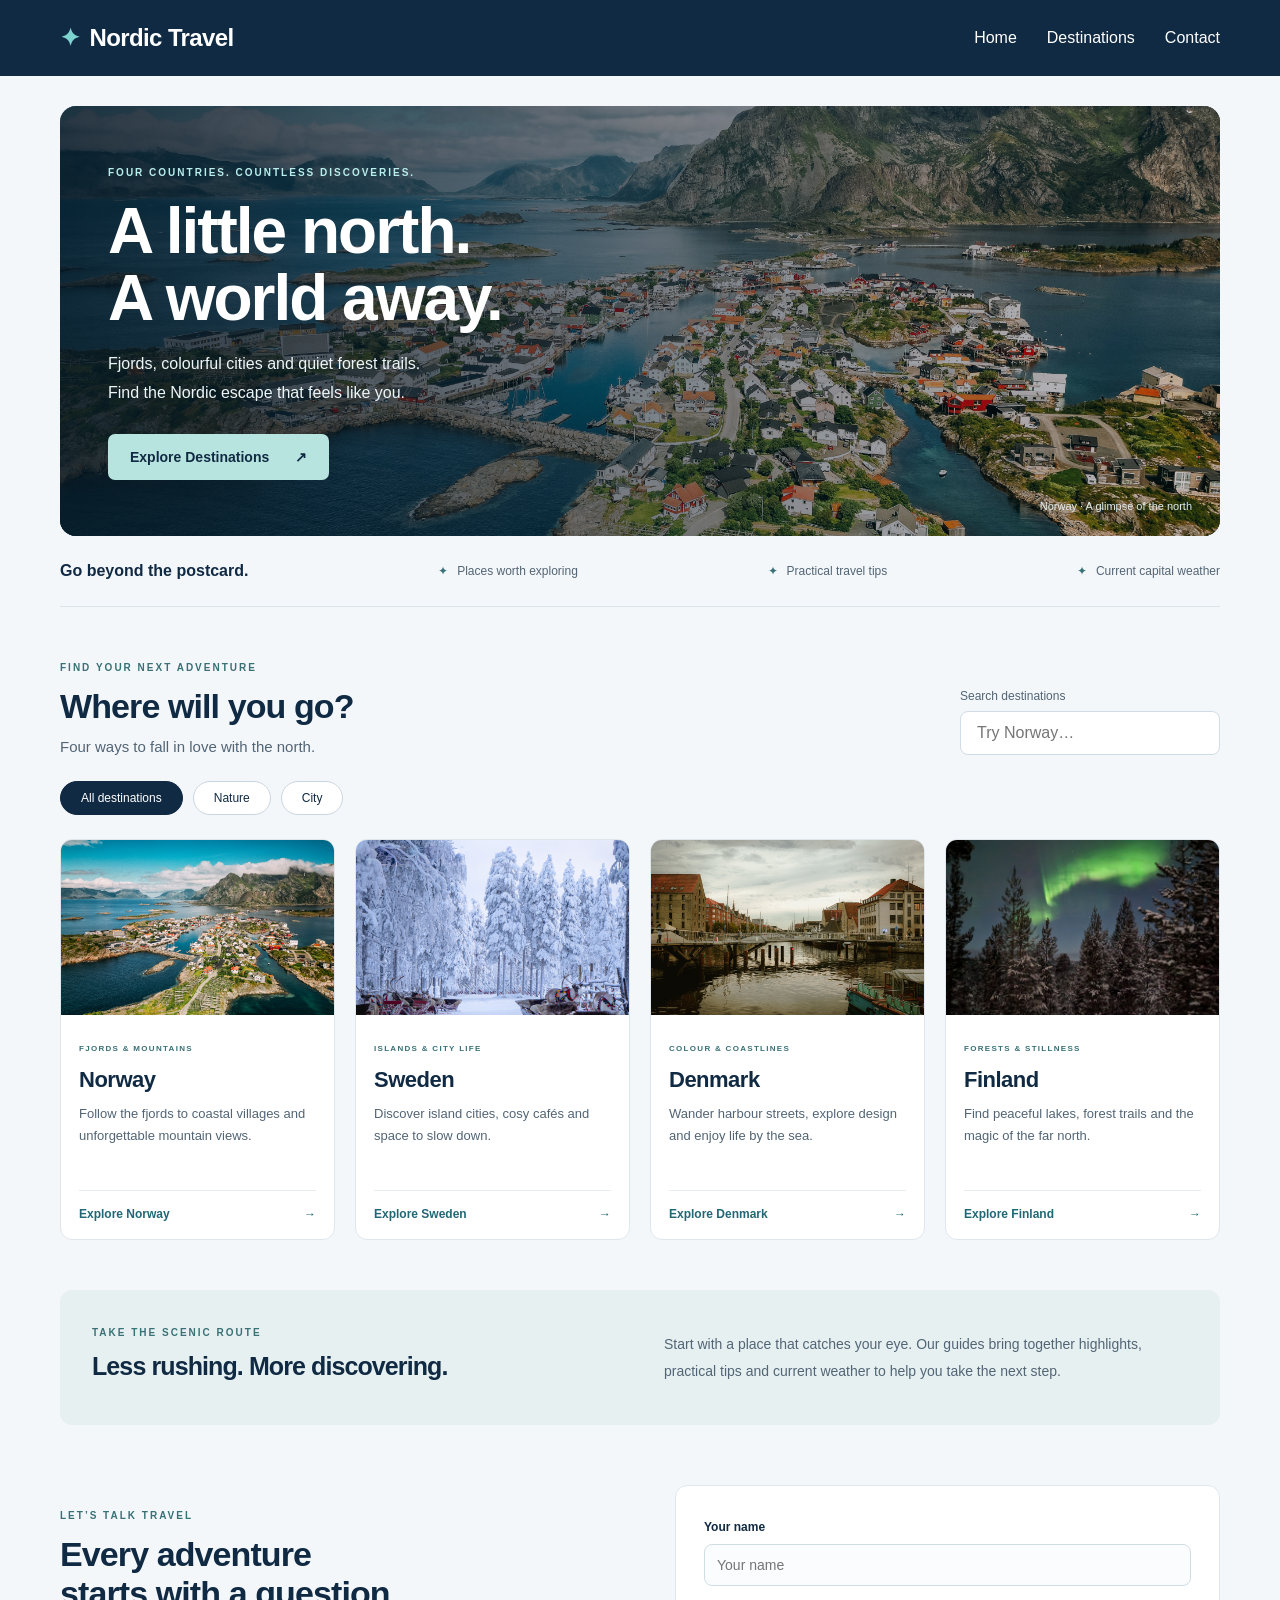
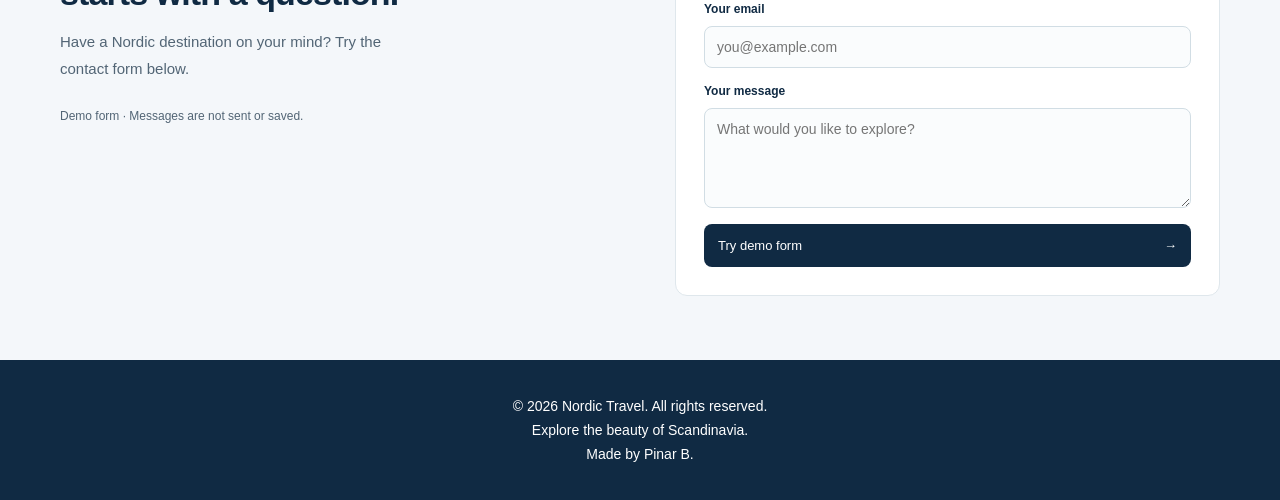
<file: index.html>
<!DOCTYPE html>
<html lang="en">
<head>
    <meta charset="UTF-8">
    <meta name="viewport" content="width=device-width, initial-scale=1.0">
    <meta name="description" content="Find your next Nordic adventure. Explore Norway, Sweden, Denmark and Finland with destination guides, travel tips and current weather.">
    <title>Nordic Travel | Find your next adventure</title>
    <link rel="stylesheet" href="style.css">
</head>
<body class="home-page">
<a class="skip-link" href="#main">Skip to content</a>
<header>
    <nav class="navbar" aria-label="Main navigation">
        <a href="#home" class="logo">Nordic Travel</a>
        <ul class="nav-links">
            <li><a href="#home" aria-current="page">Home</a></li>
            <li><a href="#destinations">Destinations</a></li>
            <li><a href="#contact">Contact</a></li>
        </ul>
    </nav>
</header>
<main id="main" class="home-main">
    <section id="home" class="home-hero" aria-labelledby="homeTitle">
        <img src="images/norway.jpg" alt="Coastal village and mountains in Norway" fetchpriority="high">
        <div class="home-hero-copy">
            <span class="eyebrow">FOUR COUNTRIES. COUNTLESS DISCOVERIES.</span>
            <h1 id="homeTitle">A little north.<br>A world away.</h1>
            <p>Fjords, colourful cities and quiet forest trails.<br class="desktop-break"> Find the Nordic escape that feels like you.</p>
            <a href="#destinations" class="hero-btn">Explore Destinations <span aria-hidden="true">↗</span></a>
        </div>
        <span class="hero-location">Norway · A glimpse of the north</span>
    </section>
    <div class="home-intro" aria-label="Inside our guides">
        <p>Go beyond the postcard.</p>
        <span>Places worth exploring</span><span>Practical travel tips</span><span>Current capital weather</span>
    </div>
    <section id="destinations" class="destinations" aria-labelledby="destinationsTitle">
        <div class="section-heading"><div><span class="eyebrow">FIND YOUR NEXT ADVENTURE</span>
            <h2 id="destinationsTitle">Where will you go?</h2>
            <p>Four ways to fall in love with the north.</p></div>
            <label class="search-box"><span>Search destinations</span><input type="search" id="searchInput" placeholder="Try Norway…" aria-label="Search destinations"></label>
        </div>
        <div class="filter-buttons" role="group" aria-label="Filter destinations">
            <button type="button" class="filter-btn active" data-filter="all" aria-pressed="true">All destinations</button>
            <button type="button" class="filter-btn" data-filter="nature" aria-pressed="false">Nature</button>
            <button type="button" class="filter-btn" data-filter="city" aria-pressed="false">City</button>
        </div>
        <div class="destination-grid">
            <article class="destination-card" data-category="nature">
                <img src="images/norway.jpg" alt="Coastal village surrounded by Norwegian mountains" loading="lazy" width="600" height="440">
                <div class="country-card-copy"><span class="eyebrow">FJORDS & MOUNTAINS</span><h3>Norway</h3>
                    <p>Follow the fjords to coastal villages and unforgettable mountain views.</p><a href="destination.html?country=norway" class="details-link">Explore Norway <span aria-hidden="true">→</span></a>
                </div>
            </article>
            <article class="destination-card" data-category="city">
                <img src="images/sweden.jpg" alt="Snow-covered forest in Sweden" loading="lazy" width="600" height="440">
                <div class="country-card-copy"><span class="eyebrow">ISLANDS & CITY LIFE</span><h3>Sweden</h3>
                    <p>Discover island cities, cosy cafés and space to slow down.</p><a href="destination.html?country=sweden" class="details-link">Explore Sweden <span aria-hidden="true">→</span></a>
                </div>
            </article>
            <article class="destination-card" data-category="city">
                <img src="images/denmark.jpg" alt="Colourful waterfront buildings in Copenhagen" loading="lazy" width="600" height="440">
                <div class="country-card-copy"><span class="eyebrow">COLOUR & COASTLINES</span><h3>Denmark</h3>
                    <p>Wander harbour streets, explore design and enjoy life by the sea.</p><a href="destination.html?country=denmark" class="details-link">Explore Denmark <span aria-hidden="true">→</span></a>
                </div>
            </article>
            <article class="destination-card" data-category="nature">
                <img src="images/finland.jpg" alt="Northern lights above a snowy forest in Finland" loading="lazy" width="600" height="440">
                <div class="country-card-copy"><span class="eyebrow">FORESTS & STILLNESS</span><h3>Finland</h3>
                    <p>Find peaceful lakes, forest trails and the magic of the far north.</p><a href="destination.html?country=finland" class="details-link">Explore Finland <span aria-hidden="true">→</span></a>
                </div>
            </article>
        </div>
        <p id="noResults" role="status" hidden>No destinations found. Try another country or filter.</p>
    </section>
    <section class="travel-note" aria-labelledby="travelNoteTitle">
        <div><span class="eyebrow">TAKE THE SCENIC ROUTE</span><h2 id="travelNoteTitle">Less rushing. More discovering.</h2></div>
        <p>Start with a place that catches your eye. Our guides bring together highlights, practical tips and current weather to help you take the next step.</p>
    </section>
    <section id="contact" class="contact" aria-labelledby="contactTitle">
        <div class="contact-copy"><span class="eyebrow">LET’S TALK TRAVEL</span><h2 id="contactTitle">Every adventure<br>starts with a question.</h2>
            <p>Have a Nordic destination on your mind? Try the contact form below.</p>
            <p class="form-note" id="contactNote">Demo form · Messages are not sent or saved.</p>
        </div>
        <div class="contact-panel">
            <form id="contactForm" aria-describedby="contactNote">
                <label for="name">Your name</label><input type="text" id="name" autocomplete="name" placeholder="Your name" required>
                <label for="email">Your email</label><input type="email" id="email" autocomplete="email" placeholder="you@example.com" required>
                <label for="message">Your message</label><textarea id="message" rows="4" placeholder="What would you like to explore?" required></textarea>
                <button type="submit">Try demo form <span aria-hidden="true">→</span></button>
            </form>
            <p id="formSuccess" role="status" hidden>Demo complete. Your message has not been sent or saved.</p>
        </div>
    </section>
</main>
<footer class="footer">
    <p>© 2026 Nordic Travel. All rights reserved.</p>
    <p>Explore the beauty of Scandinavia.</p>
    <p>Made by Pinar B.</p>
</footer>
<script src="script.js"></script>
</body>
</html>
</file>
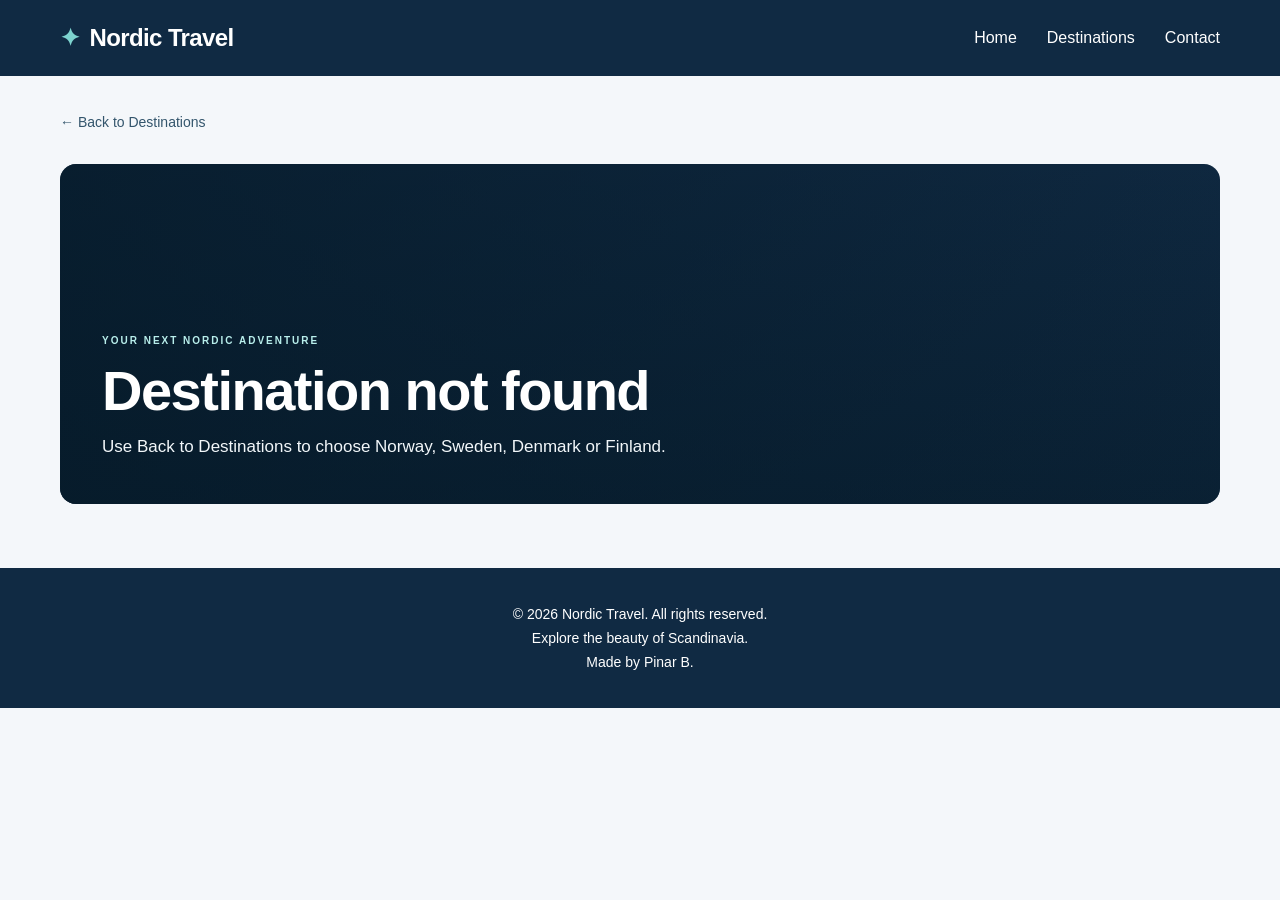
<file: destination.html>
<!DOCTYPE html>
<html lang="en">
<head>
    <meta charset="UTF-8">
    <meta name="viewport" content="width=device-width, initial-scale=1.0">
    <title>Destination Details | Nordic Travel</title>
    <link rel="stylesheet" href="style.css">
</head>
<body class="destination-detail">
   
<header>
    <nav class="navbar">
        <a href="index.html#home" class="logo">Nordic Travel</a>

        <ul class="nav-links">
            <li><a href="index.html#home">Home</a></li>
            <li><a href="index.html#destinations">Destinations</a></li>
            <li><a href="index.html#contact">Contact</a></li>
        </ul>
    </nav>
</header>
    <main class="details-page">
        <a href="index.html#destinations" class="back-button">← Back to Destinations</a>
        <section class="destination-hero" aria-labelledby="destinationTitle">
            <img id="destinationImage" alt="" fetchpriority="high">
            <div class="hero-copy"><span class="eyebrow">YOUR NEXT NORDIC ADVENTURE</span>
                <h1 id="destinationTitle">Destination Details</h1>
                <p id="destinationDescription"></p>
            </div>
        </section>
        <div id="destinationContent">
            <div class="overview-grid">
                <section class="about-section" aria-labelledby="aboutTitle">
                    <span class="eyebrow">DISCOVER THE DESTINATION</span>
                    <h2 id="aboutTitle">About</h2><p id="aboutDescription"></p>
                    <dl id="countryFacts" class="country-facts"></dl>
                </section>
                <section class="weather-section" aria-labelledby="weatherTitle">
                    <span class="eyebrow">A LITTLE HELP WITH PACKING</span>
                    <h2 id="weatherTitle">Current Weather</h2>
                    <p id="weatherLocation"></p>
                    <div id="weatherInfo" role="status" aria-live="polite">Loading weather…</div>
                    <button id="weatherRetry" type="button" hidden>Try again</button>
                    <a class="weather-source" href="https://open-meteo.com/" target="_blank" rel="noopener">Weather data by Open-Meteo ↗</a>
                </section>
            </div>
            <section class="places-section" aria-labelledby="placesTitle">
                <span class="eyebrow">MAKE SOME MEMORIES</span><h2 id="placesTitle">Top Places to Visit</h2>
                <div id="placesGrid" class="places-grid"></div>
            </section>
            <section class="tips-section" aria-labelledby="tipsTitle">
                <span class="eyebrow">BEFORE YOU GO</span><h2 id="tipsTitle">Travel Tips</h2>
                <div id="tipsGrid" class="tips-grid"></div>
            </section>
        </div>
        <noscript><p>Enable JavaScript to see country details and current weather.</p></noscript>
    </main>

<footer class="footer">
    <p>© 2026 Nordic Travel. All rights reserved.</p>
    <p>Explore the beauty of Scandinavia.</p>
    <p>Made by Pinar B.</p>
</footer>

<script src="destination.js"></script>
</body>
</html>
</file>
<file: style.css>
/* GENERAL */
* {
    box-sizing: border-box;
}

html {
    scroll-behavior: smooth;
}

body {
    margin: 0;
    font-family: Arial, sans-serif;
    background-color: #f4f7fa;
    color: #102a43;
}

/* NAVIGATION */
header {
    position: absolute;
    top: 0;
    left: 0;
    width: 100%;
    z-index: 10;
    padding: 30px 40px;
    background: transparent;
}

.navbar {
    display: flex;
    justify-content: space-between;
    align-items: center;
}

.logo {
    color: #38bdf8;
    font-size: 24px;
    font-weight: bold;
    text-decoration: none;
}

.nav-links {
    display: flex;
    gap: 30px;
    padding: 0;
    margin: 0;
    list-style: none;
}

.nav-links a {
    color: white;
    text-decoration: none;
    transition: color 0.3s ease;
}

.nav-links a:hover {
    color: #38bdf8;
}

/* HERO */
.hero {
    min-height: 100vh;
    background:
        linear-gradient(
            rgba(0, 0, 0, 0.35),
            rgba(0, 0, 0, 0.35)
        ),
        url("images/norway.jpg");

    background-size: cover;
    background-position: center;

    display: flex;
    flex-direction: column;
    justify-content: center;
    align-items: center;

    padding: 120px 24px 80px;
    text-align: center;
    color: white;
}

.hero h1 {
    font-size: clamp(36px, 4.5vw, 64px);
    font-weight: 700;
    line-height: 1.15;
    letter-spacing: -1.5px;
    max-width: 900px;
    margin: 0 0 20px;
    text-shadow: 0 3px 18px rgba(0, 0, 0, 0.35);
}

.hero p {
    font-size: 18px;
    line-height: 1.7;
    color: #f1f5f9;
    margin: 0 0 32px;
    text-shadow: 0 2px 10px rgba(0, 0, 0, 0.45);
}

.hero-btn {
    display: inline-block;
    padding: 16px 32px;
    border-radius: 50px;
    background-color: #38bdf8;
    color: #082f49;
    font-weight: 700;
    text-decoration: none;
    transition: all 0.3s ease;
}

.hero-btn:hover {
    background-color: white;
    transform: translateY(-3px);
    box-shadow: 0 10px 25px rgba(0, 0, 0, 0.2);
}

/* DESTINATIONS */
.destinations {
    padding: 80px 20px;
    text-align: center;
    background-color: #f4f7fa;
}

.destination-grid {
    display: grid;
    grid-template-columns: repeat(4, minmax(0, 1fr));
    gap: 20px;
    margin-top: 30px;
}

.destination-card {
    min-width: 0;
    overflow: hidden;
    background: #ffffff;
    border-radius: 18px;
    box-shadow: 0 8px 30px rgba(16, 42, 67, 0.08);
    text-align: left;
    transition: transform 0.3s ease, box-shadow 0.3s ease;
}

.destination-card img {
    display: block;
    width: 100%;
    height: 180px;
    object-fit: cover;
    transition: transform 0.5s ease;
}

.destination-card h3 {
    font-size: 18px;
    color: #102a43;
    margin: 16px 18px 6px;
}

.destination-card p {
    font-size: 14px;
    line-height: 1.5;
    color: #64748b;
    margin: 0 18px 20px;
}

.destination-card:hover {
    transform: translateY(-4px);
     box-shadow: 0 10px 25px rgba(16, 42, 67, 0.12);
}

.destination-card:hover img {
    transform: scale(1.02);
}

/* SEARCH */
#searchInput {
    width: 100%;
    max-width: 400px;
    padding: 14px 18px;
    margin-top: 25px;
    border: 1px solid #ccc;
    border-radius: 8px;
    font-size: 16px;
}

#searchInput:focus {
    outline: 2px solid #38bdf8;
    border-color: #38bdf8;
}

/* CONTACT */
.contact {
    padding: 80px 20px;
    background-color: #f4f7f8;
    text-align: center;
}

.contact h2 {
    font-size: 32px;
    margin-bottom: 15px;
}

.contact form {
    max-width: 500px;
    margin: 30px auto 0;
    display: flex;
    flex-direction: column;
    gap: 15px;
    text-align: left;
}

.contact input,
.contact textarea {
    width: 100%;
    padding: 12px;
    border: 1px solid #ccc;
    border-radius: 8px;
    font: inherit;
}

.contact button {
    padding: 14px;
    background-color: #0077b6;
    color: white;
    border: none;
    border-radius: 8px;
    cursor: pointer;
    transition: background-color 0.3s ease;
}

.contact button:hover {
    background-color: #005f8f;
}

/* RESPONSIVE */
@media (max-width: 900px) {
    .destination-grid {
        grid-template-columns: repeat(2, minmax(0, 1fr));
    }
}

@media (max-width: 600px) {
    header {
        padding: 20px;
    }

    .navbar {
        flex-direction: column;
        gap: 15px;
    }

    .nav-links {
        gap: 15px;
        flex-wrap: wrap;
        justify-content: center;
    }

    .hero h1 {
        letter-spacing: -0.5px;
    }

    .destination-grid {
        grid-template-columns: 1fr;
    }
}


/* FOOTER */
.footer {
    background-color: #102a43;
    color: white;
    text-align: center;
    padding: 30px 20px;
}

.footer p {
    font-size: 14px;
    margin: 8px 0;
}

/* DESTINATION FILTERS */
.filter-buttons {
    display: flex;
    justify-content: center;
    flex-wrap: wrap;
    gap: 12px;
    margin-top: 24px;
}

.filter-btn {
    padding: 10px 22px;
    border: 1px solid #cbd5e1;
    border-radius: 30px;
    background-color: white;
    color: #102a43;
    font-size: 14px;
    cursor: pointer;
    transition: all 0.3s ease;
}

.filter-btn:hover,
.filter-btn.active {
    background-color: #102a43;
    color: white;
    border-color: #102a43;
}

/* DESTINATION DETAILS LINKS */
.details-link {
    display: inline-block;
    margin: 0 18px 18px;
    color: #0077b6;
    font-size: 14px;
    font-weight: 600;
    text-decoration: none;
}

.details-link:hover {
    text-decoration: underline;
}

/* Shared navigation and destination layout */
header { position: relative; background: #102a43; padding: 24px 40px; }
.navbar { max-width: 1160px; margin: auto; }
.logo { color: #fff; letter-spacing: -.6px; }
.logo::before { content: "✦"; color: #7dd3cf; margin-right: 10px; }
.hero { min-height: 78vh; }
a:focus-visible, button:focus-visible { outline: 3px solid #008a99; outline-offset: 5px; }
.details-page { max-width: 1208px; margin: auto; padding: 30px 24px 64px; }
.back-button { display: inline-block; margin: 0 0 26px; padding: 8px 0; color: #33556c; font-size: 14px; text-decoration: none; }
.back-button:hover { text-decoration: underline; }
.destination-hero { position: relative; min-height: 340px; display: flex; align-items: flex-end; overflow: hidden; border-radius: 16px; background: #102a43; }
#destinationImage { position: absolute; inset: 0; width: 100%; height: 100%; object-fit: cover; }
.destination-hero::after { content: ""; position: absolute; inset: 0; background: linear-gradient(90deg,rgba(5,25,39,.72),rgba(5,25,39,.12)),linear-gradient(0deg,rgba(5,25,39,.5),transparent); }
.hero-copy { position: relative; z-index: 1; color: white; padding: 42px; max-width: 710px; }
.eyebrow { font-size: 10px; font-weight: 700; letter-spacing: 2px; color: #387176; }
.hero-copy .eyebrow { color: #b8eeeb; }
.hero-copy h1 { font-size: clamp(36px,4.5vw,56px); letter-spacing: -1.5px; margin: 12px 0; line-height: 1.1; }
.hero-copy p { margin: 0; font-size: 17px; line-height: 1.7; color: #f2f7fa; }
.overview-grid { display: grid; grid-template-columns: 1.65fr 1fr; gap: 48px; margin: 42px 0 46px; align-items: start; }
.details-page h2 { font-size: 26px; letter-spacing: -.6px; margin: 10px 0 18px; }
.about-section p { color: #526575; line-height: 1.85; margin: 0; }
.country-facts { display: flex; flex-wrap: wrap; gap: 28px; margin-top: 24px; }
.country-facts dt { font-size: 11px; text-transform: uppercase; letter-spacing: 1px; color: #607685; }
.country-facts dd { font-size: 14px; font-weight: 600; margin: 8px 0 0; }
.weather-section { padding: 26px; border: 1px solid #d8e5e8; background: #eaf3f4; border-radius: 14px; }
.weather-section h2 { font-size: 21px; margin-bottom: 8px; }
#weatherLocation { color: #526575; font-size: 14px; margin: 0 0 16px; }
#weatherInfo { line-height: 1.6; font-size: 14px; }
.weather-temperature { font-size: 38px; font-weight: 700; display: block; color: #102a43; }
.weather-meta { display: block; color: #526575; margin-top: 8px; font-size: 12px; }
.weather-source { display: inline-block; margin-top: 18px; color: #35616c; font-size: 11px; }
#weatherRetry { margin-top: 12px; padding: 8px 16px; border: 1px solid #35616c; border-radius: 6px; background: white; color: #102a43; cursor: pointer; }
.places-grid,.tips-grid { display: grid; grid-template-columns: repeat(4,minmax(0,1fr)); gap: 20px; }
.place-card,.tip-card { background: white; border: 1px solid #e0e7ed; border-radius: 12px; padding: 24px; }
.place-number { display: inline-flex; width: 34px; height: 34px; align-items: center; justify-content: center; border-radius: 50%; background: #eaf3f4; color: #387176; font-size: 12px; font-weight: bold; }
.place-card h3,.tip-card h3 { font-size: 17px; margin: 18px 0 10px; }
.place-card p,.tip-card p { font-size: 14px; line-height: 1.7; color: #526575; margin: 0; }
.place-card a { color: #216775; font-size: 12px; display: inline-block; margin-top: 18px; }
.tips-section { margin-top: 42px; }
.tip-card { background: #edf3f5; border-color: transparent; }
.tip-card h3 { margin-top: 0; }
[hidden] { display: none !important; }
@media(max-width:900px) { .places-grid,.tips-grid { grid-template-columns: repeat(2,minmax(0,1fr)); } .overview-grid { gap: 24px; grid-template-columns: 1.2fr 1fr; } }
@media(max-width:600px) { header { padding: 20px; } .details-page { padding: 22px 18px 42px; } .destination-hero { min-height: 300px; } .hero-copy { padding: 26px; } .overview-grid { grid-template-columns: 1fr; gap: 24px; margin: 30px 0; } .places-grid,.tips-grid { grid-template-columns: 1fr; gap: 14px; } .country-facts { gap: 22px; } }
@media(prefers-reduced-motion:reduce) { html { scroll-behavior: auto; } *,*::before,*::after { transition: none !important; } }

/* Home page — the same palette and rhythm as the country guides. */
.skip-link { position: absolute; top: -80px; left: 20px; z-index: 30; background: white; color: #102a43; padding: 12px; border-radius: 4px; }
.skip-link:focus { top: 12px; }
.home-main { max-width: 1208px; padding: 30px 24px 64px; margin: auto; }
.home-hero { min-height: 430px; position: relative; border-radius: 16px; overflow: hidden; display: flex; align-items: center; background: #102a43; color: white; }
.home-hero > img { position: absolute; width: 100%; height: 100%; inset: 0; object-fit: cover; }
.home-hero::after { content: ""; position: absolute; inset: 0; background: linear-gradient(90deg,rgba(5,25,39,.85),rgba(5,25,39,.2)); }
.home-hero-copy { position: relative; z-index: 1; padding: 48px; }
.home-hero .eyebrow { color: #b8eeeb; }
.home-hero h1 { font-size: clamp(40px,5vw,64px); line-height: 1.05; letter-spacing: -2px; margin: 18px 0; }
.home-hero p { font-size: 16px; color: #edf6f7; line-height: 1.8; margin: 0 0 26px; }
.home-hero .hero-btn { background: #b8e4df; color: #102a43; border-radius: 7px; font-size: 14px; padding: 15px 22px; }
.home-hero .hero-btn span { margin-left: 22px; }
.hero-location { position: absolute; z-index: 1; bottom: 24px; right: 28px; font-size: 11px; color: #e2eeee; }
.home-intro { display: flex; align-items: center; justify-content: space-between; gap: 20px; padding: 26px 0; border-bottom: 1px solid #dce5e9; font-size: 12px; color: #526575; }
.home-intro p { font-size: 16px; font-weight: 600; color: #102a43; margin: 0; }
.home-intro span::before { content: "✦"; color: #387176; margin-right: 9px; }
.home-page .destinations { padding: 50px 0; text-align: left; }
.section-heading { display: flex; justify-content: space-between; align-items: end; gap: 24px; }
.home-page h2 { font-size: clamp(26px,3vw,34px); letter-spacing: -.9px; margin: 12px 0; }
.section-heading p { color: #526575; font-size: 15px; margin: 0; }
.search-box { font-size: 12px; color: #526575; display: block; min-width: 260px; }
.home-page #searchInput { display: block; margin: 8px 0 0; padding: 12px 16px; border-color: #d1dde4; background: white; }
.home-page .filter-buttons { justify-content: start; margin-top: 26px; gap: 10px; }
.home-page .filter-btn { font-size: 12px; padding: 9px 20px; }
.home-page .destination-grid { gap: 20px; margin-top: 24px; }
.home-page .destination-card { border: 1px solid #dfe7ec; border-radius: 12px; box-shadow: none; }
.home-page .destination-card img { height: 175px; }
.country-card-copy { padding: 22px 18px 18px; }
.country-card-copy .eyebrow { font-size: 8px; letter-spacing: 1.3px; }
.home-page .destination-card h3 { font-size: 22px; margin: 12px 0 10px; letter-spacing: -.5px; }
.home-page .destination-card p { margin: 0; line-height: 1.7; color: #526575; font-size: 13px; min-height: 67px; }
.home-page .details-link { display: flex; justify-content: space-between; border-top: 1px solid #e6ecef; padding-top: 16px; margin: 20px 0 0; color: #216775; font-size: 12px; }
#noResults { padding: 24px; background: #eaf3f4; border-radius: 8px; }
.travel-note { display: grid; grid-template-columns: 1fr 1fr; gap: 48px; background: #e7f0f1; padding: 32px; border-radius: 12px; align-items: center; }
.travel-note h2 { font-size: 25px; }
.travel-note p { font-size: 14px; line-height: 1.9; color: #526575; margin: 0; }
.home-page .contact { display: grid; grid-template-columns: 1fr 1fr; gap: 70px; padding: 60px 0 0; background: transparent; text-align: left; }
.contact-copy { padding-top: 20px; }
.contact-copy p { line-height: 1.8; color: #526575; font-size: 15px; max-width: 330px; }
.contact-copy .form-note { font-size: 12px; margin-top: 24px; }
.contact-panel { background: white; border: 1px solid #dfe7ec; border-radius: 12px; padding: 28px; }
.home-page .contact form { margin: 0; max-width: none; gap: 10px; }
.home-page .contact label { font-size: 12px; margin-top: 6px; font-weight: 600; }
.home-page .contact input,.home-page .contact textarea { border-color: #d1dde4; background: #fafcfd; font-size: 14px; }
.home-page .contact textarea { resize: vertical; min-height: 100px; }
.home-page .contact button { margin-top: 6px; display: flex; justify-content: space-between; background: #102a43; font-size: 13px; }
.home-page .contact button:hover { background: #24516d; }
#formSuccess { color: #216775; font-size: 13px; line-height: 1.7; }
@media(max-width:900px) { .home-intro { flex-wrap: wrap; justify-content: start; gap: 16px 26px; } .home-intro p { width: 100%; } .home-page .contact { gap: 30px; } .travel-note { gap: 24px; } }
@media(max-width:600px) { .home-main { padding: 22px 18px 40px; } .home-hero { min-height: 420px; } .home-hero-copy { padding: 30px 24px 54px; } .home-hero h1 { letter-spacing: -1px; } .home-hero .eyebrow { font-size: 8px; letter-spacing: 1.4px; } .hero-location { bottom: 20px; left: 24px; right: auto; font-size: 10px; } .desktop-break { display: none; } .home-intro { gap: 12px; } .home-intro span { width: 100%; } .home-page .destinations { padding: 34px 0; } .section-heading { flex-direction: column; align-items: stretch; gap: 22px; } .search-box { min-width: 0; } .home-page #searchInput { max-width: none; } .home-page .destination-card img { height: 210px; } .home-page .destination-card p { min-height: 0; } .travel-note,.home-page .contact { grid-template-columns: 1fr; gap: 18px; } .travel-note { padding: 24px; } .home-page .contact { padding-top: 30px; } .contact-copy { padding-top: 0; } .contact-panel { padding: 22px; } }
</file>
